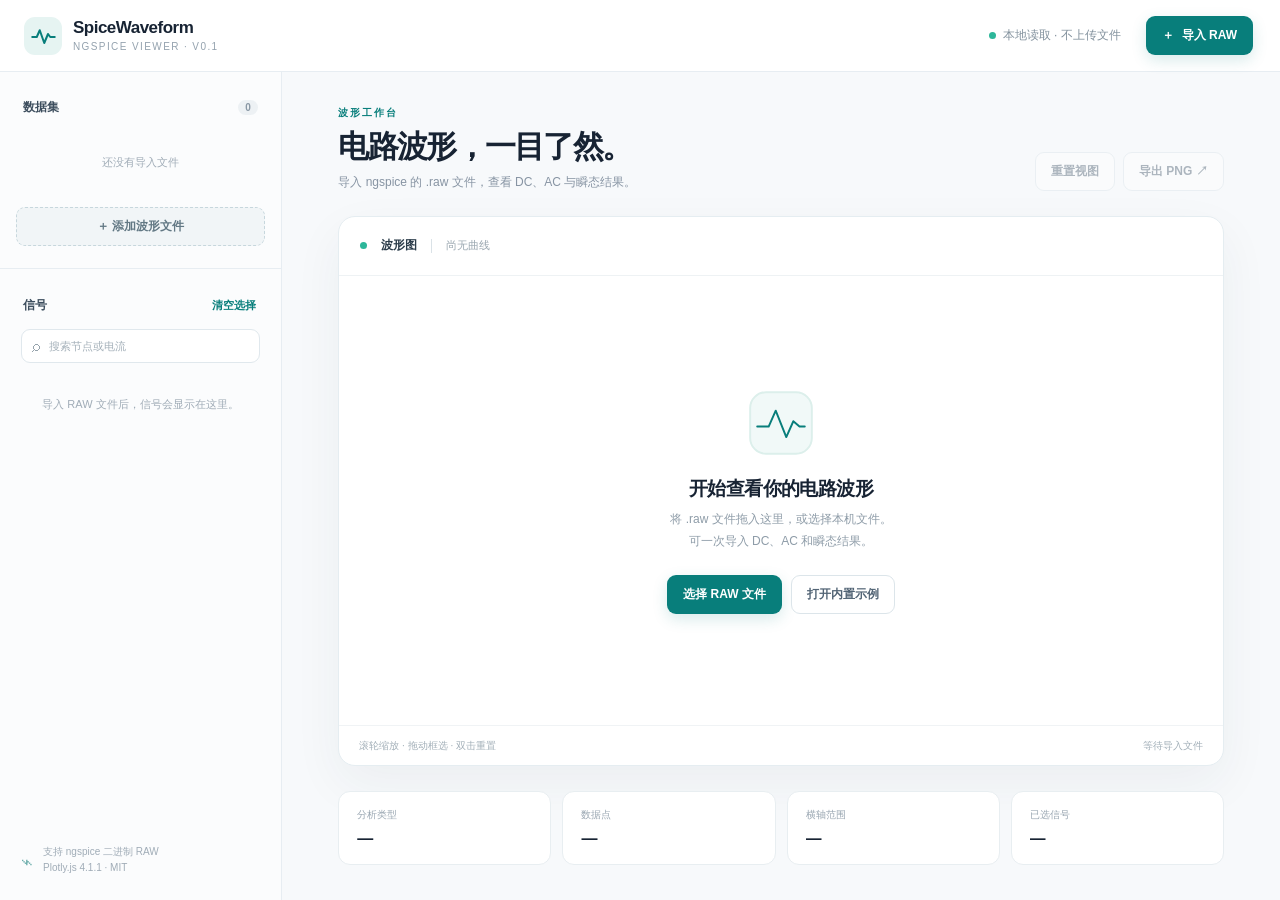
<file: SpiceWaveform/index.html>
<!doctype html>
<html lang="zh-CN">
<head>
  <meta charset="utf-8">
  <meta name="viewport" content="width=device-width, initial-scale=1">
  <meta name="color-scheme" content="light">
  <title>SpiceWaveform 0.1 · ngspice 波形查看器</title>
  <link rel="stylesheet" href="styles.css">
  <script defer src="plotly.min.js"></script>
  <script defer src="raw.js"></script>
  <script defer src="demo-data.js"></script>
  <script defer src="app.js"></script>
</head>
<body>
  <div class="app-shell" id="appShell">
    <header class="topbar">
      <div class="brand">
        <span class="brand-mark" aria-hidden="true"><svg viewBox="0 0 36 36"><path d="M3 20h6l4-9 6 17 5-12 3 4h6"/></svg></span>
        <div><strong>SpiceWaveform</strong><small>ngspice viewer · v0.1</small></div>
      </div>
      <div class="topbar-actions">
        <span class="privacy"><span class="privacy-dot"></span>本地读取 · 不上传文件</span>
        <button class="button button-primary" id="importTop" type="button"><span aria-hidden="true">＋</span> 导入 RAW</button>
      </div>
    </header>

    <aside class="sidebar">
      <div class="sidebar-section">
        <div class="section-heading"><span>数据集</span><span class="count" id="datasetCount">0</span></div>
        <div class="dataset-list" id="datasetList"></div>
        <button class="button button-quiet sidebar-import" id="importSide" type="button">＋ 添加波形文件</button>
      </div>

      <div class="sidebar-section signals-section">
        <div class="section-heading"><span>信号</span><button id="clearSignals" class="text-button" type="button">清空选择</button></div>
        <label class="search-field"><span aria-hidden="true">⌕</span><input id="signalSearch" type="search" placeholder="搜索节点或电流" autocomplete="off" aria-label="搜索信号"></label>
        <div class="signal-list" id="signalList"></div>
      </div>
      <div class="sidebar-footer"><span class="footer-icon">⌁</span><span>支持 ngspice 二进制 RAW<br>Plotly.js 4.1.1 · MIT</span></div>
    </aside>

    <main class="main">
      <section class="main-heading">
        <div><div class="eyebrow" id="analysisLabel">波形工作台</div><h1 id="viewTitle">电路波形，一目了然。</h1><p id="viewSubtitle">导入 ngspice 的 .raw 文件，查看 DC、AC 与瞬态结果。</p></div>
        <div class="heading-actions"><button class="button button-light" id="resetView" type="button" disabled>重置视图</button><button class="button button-light" id="exportPng" type="button" disabled>导出 PNG ↗</button></div>
      </section>

      <section class="workspace">
        <div class="workspace-toolbar"><div class="toolbar-left"><span class="live-dot"></span><strong id="plotTitle">波形图</strong><span class="toolbar-divider"></span><span id="seriesCount">尚无曲线</span></div><div class="toolbar-right"><label for="acMode" id="acModeLabel" hidden>AC 显示</label><select id="acMode" hidden><option value="db">增益 · dB</option><option value="magnitude">幅值 · V</option><option value="phase">相位 · °</option><option value="real">实部</option><option value="imag">虚部</option></select></div></div>
        <div class="plot-wrap"><div id="plot" aria-label="波形图"></div><div class="empty-state" id="emptyState"><div class="empty-icon" aria-hidden="true"><svg viewBox="0 0 84 84"><rect x="7" y="7" width="70" height="70" rx="18"/><path d="M15 46h13l8-18 12 30 8-18 7 6h6"/></svg></div><h2>开始查看你的电路波形</h2><p>将 .raw 文件拖入这里，或选择本机文件。<br>可一次导入 DC、AC 和瞬态结果。</p><div class="empty-actions"><button class="button button-primary" id="importEmpty" type="button">选择 RAW 文件</button><button class="button button-light" id="loadDemo" type="button">打开内置示例</button></div></div></div>
        <div class="plot-footer"><span>滚轮缩放 · 拖动框选 · 双击重置</span><span id="fileDetail">等待导入文件</span></div>
      </section>

      <section class="stats" aria-label="波形数据摘要"><div class="stat"><span>分析类型</span><strong id="statAnalysis">—</strong></div><div class="stat"><span>数据点</span><strong id="statPoints">—</strong></div><div class="stat"><span>横轴范围</span><strong id="statRange">—</strong></div><div class="stat"><span>已选信号</span><strong id="statSignals">—</strong></div></section>
    </main>
  </div>
  <input id="fileInput" type="file" accept=".raw,.RAW" multiple hidden>
  <div class="toast" id="toast" role="status" aria-live="polite"></div>
</body>
</html>
</file>
<file: SpiceWaveform/styles.css>
:root{--ink:#172333;--muted:#768396;--line:#e7edf2;--soft:#f5f8fa;--teal:#087e7b;--teal-dark:#006b68;--teal-light:#e9f7f5;--sidebar:#fbfcfd;--shadow:0 18px 50px rgba(30,55,75,.055)}
*{box-sizing:border-box}html,body{margin:0;min-height:100%;font-family:Inter,-apple-system,BlinkMacSystemFont,"Segoe UI","PingFang SC","Microsoft YaHei",sans-serif;color:var(--ink);background:#f7f9fb}button,input,select{font:inherit}button{cursor:pointer}button:disabled{cursor:default;opacity:.45}.app-shell{min-height:100vh;display:grid;grid-template-columns:282px minmax(0,1fr);grid-template-rows:72px minmax(0,1fr)}.topbar{grid-column:1/-1;display:flex;align-items:center;justify-content:space-between;padding:0 27px 0 24px;background:#fff;border-bottom:1px solid var(--line);z-index:2}.brand{display:flex;align-items:center;gap:11px}.brand-mark{width:38px;height:38px;background:#e6f4f2;border-radius:11px;display:grid;place-items:center}.brand-mark svg{width:27px;fill:none;stroke:var(--teal);stroke-width:2.7;stroke-linejoin:round;stroke-linecap:round}.brand strong{font-size:17px;letter-spacing:-.03em;display:block;line-height:1}.brand small{font-size:10px;letter-spacing:.14em;color:#94a2ae;text-transform:uppercase;margin-top:5px;display:block}.topbar-actions{display:flex;align-items:center;gap:25px}.privacy{font-size:12px;color:#82919d}.privacy-dot,.live-dot{display:inline-block;width:7px;height:7px;background:#2db79a;border-radius:50%;margin-right:7px}.button{border:1px solid transparent;display:inline-flex;gap:8px;align-items:center;justify-content:center;border-radius:9px;padding:10px 15px;font-weight:600;font-size:12px;transition:background .15s,border-color .15s,transform .15s;white-space:nowrap}.button:hover:not(:disabled){transform:translateY(-1px)}.button-primary{background:var(--teal);color:#fff;box-shadow:0 5px 15px rgba(8,126,123,.16)}.button-primary:hover:not(:disabled){background:var(--teal-dark)}.button-light{background:#fff;color:#526475;border-color:#dce5ea}.button-light:hover:not(:disabled){border-color:#abc8c7;color:var(--teal)}.button-quiet{background:#f1f5f7;border:1px dashed #c7d7dd;color:#627884}.button-quiet:hover{background:#e8f5f3;color:var(--teal)}.sidebar{grid-row:2;background:var(--sidebar);border-right:1px solid var(--line);display:flex;flex-direction:column;min-height:0}.sidebar-section{padding:27px 16px 22px;border-bottom:1px solid var(--line)}.section-heading{display:flex;align-items:center;justify-content:space-between;padding:0 7px 14px;color:#3c4d5d;font-size:12px;font-weight:700;letter-spacing:.02em}.count{border-radius:99px;background:#edf1f4;padding:2px 7px;color:#8a98a5;font-size:10px}.dataset-list{display:flex;flex-direction:column;gap:6px}.dataset-item{width:100%;border:1px solid transparent;background:transparent;text-align:left;padding:11px 10px;border-radius:11px;display:flex;gap:10px;align-items:center;color:var(--ink)}.dataset-item:hover{background:#f0f5f6}.dataset-item.active{background:var(--teal-light);border-color:#c8e9e4}.dataset-icon{width:36px;height:36px;flex:none;border-radius:9px;display:grid;place-items:center;font-size:12px;font-weight:800;color:#fff;background:#4a8d9d}.dataset-icon.ac{background:#5571bd}.dataset-icon.dc{background:#b2835e}.dataset-icon.tran{background:#138f88}.dataset-text{min-width:0;flex:1}.dataset-text strong{display:block;overflow:hidden;text-overflow:ellipsis;white-space:nowrap;font-size:12px;font-weight:650}.dataset-text small{display:block;color:#8593a0;font-size:10px;margin-top:4px}.sidebar-import{width:100%;margin-top:11px}.signals-section{flex:1;min-height:0;display:flex;flex-direction:column;border-bottom:0}.text-button{border:0;background:none;color:var(--teal);font-size:11px;padding:2px}.text-button:hover{text-decoration:underline}.search-field{display:flex;align-items:center;gap:7px;border:1px solid #e0e8ed;background:#fff;border-radius:9px;padding:7px 10px;margin:0 5px 9px;color:#96a3ac}.search-field:focus-within{border-color:#7dbdb7;box-shadow:0 0 0 3px rgba(8,126,123,.09)}.search-field input{border:0;background:none;outline:0;min-width:0;width:100%;font-size:11px;color:var(--ink)}.search-field input::placeholder{color:#a5b1ba}.signal-list{overflow:auto;min-height:0;padding:0 3px 10px;scrollbar-color:#d6e0e5 transparent;scrollbar-width:thin}.signal-item{display:flex;align-items:center;gap:10px;cursor:pointer;padding:9px 9px;border-radius:8px;font-size:11px;color:#4a5967}.signal-item:hover{background:#f0f5f6}.signal-item input{accent-color:var(--teal);width:14px;height:14px;margin:0;flex:none}.signal-item span{overflow:hidden;text-overflow:ellipsis;white-space:nowrap}.signal-item small{margin-left:auto;color:#98a6ae;font-size:9px}.signal-placeholder{color:#a0acb7;text-align:center;font-size:11px;line-height:1.6;padding:24px 8px}.sidebar-footer{display:flex;gap:10px;align-items:center;padding:16px 22px 22px;color:#a0acb7;font-size:10px;line-height:1.6}.footer-icon{font-size:22px;color:#6badab}.main{min-width:0;padding:34px clamp(22px,4.4vw,70px) 35px;display:flex;flex-direction:column;gap:25px}.main-heading{display:flex;align-items:flex-end;justify-content:space-between;gap:20px}.eyebrow{text-transform:uppercase;letter-spacing:.18em;color:var(--teal);font-size:10px;font-weight:800;margin-bottom:10px}.main h1{font-size:clamp(24px,2.4vw,35px);line-height:1.1;letter-spacing:-.055em;margin:0 0 10px;font-weight:740}.main-heading p{color:#8794a3;font-size:12px;margin:0}.heading-actions{display:flex;gap:8px}.workspace{min-height:500px;flex:1;background:#fff;border:1px solid #e5edf1;border-radius:17px;box-shadow:var(--shadow);overflow:hidden;display:flex;flex-direction:column}.workspace-toolbar{min-height:59px;border-bottom:1px solid #eef2f4;display:flex;align-items:center;justify-content:space-between;padding:0 21px;gap:15px}.toolbar-left,.toolbar-right{display:flex;align-items:center;gap:7px;font-size:11px;color:#9aa7b0}.toolbar-left strong{color:#2b3c4a;font-size:12px}.toolbar-divider{width:1px;height:14px;background:#dae2e7;margin:0 7px}.toolbar-right label{color:#7a8997;font-size:11px}.toolbar-right select{border:1px solid #e0e7eb;background:#fff;color:#3e5261;border-radius:7px;padding:6px 23px 6px 9px;font-size:11px}.plot-wrap{position:relative;flex:1;min-height:390px}.plot-wrap #plot{position:absolute;inset:0}.empty-state{position:absolute;inset:0;background:#fff;z-index:1;display:flex;align-items:center;justify-content:center;flex-direction:column;text-align:center;padding:20px}.empty-state[hidden]{display:none}.empty-icon{width:74px;height:74px}.empty-icon svg{width:100%;fill:#f1f9f8;stroke:var(--teal);stroke-width:2.2;stroke-linecap:round;stroke-linejoin:round}.empty-icon svg rect{stroke:#dcefeb}.empty-state h2{font-size:19px;letter-spacing:-.03em;margin:16px 0 7px}.empty-state p{font-size:12px;color:#8e9ca8;line-height:1.8;margin:0}.empty-actions{display:flex;gap:9px;margin-top:23px}.plot-footer{min-height:40px;border-top:1px solid #f0f3f5;display:flex;justify-content:space-between;align-items:center;padding:0 20px;color:#a2afb8;font-size:10px;gap:12px}.plot-footer span:last-child{overflow:hidden;white-space:nowrap;text-overflow:ellipsis}.stats{display:grid;grid-template-columns:repeat(4,minmax(0,1fr));gap:11px}.stat{background:#fff;border:1px solid #e8eef1;border-radius:12px;padding:16px 18px;min-width:0}.stat span{display:block;color:#9aa7b2;font-size:10px;margin-bottom:8px}.stat strong{display:block;font-size:16px;letter-spacing:-.035em;white-space:nowrap;overflow:hidden;text-overflow:ellipsis}.toast{position:fixed;right:25px;bottom:24px;padding:12px 16px;background:#1f3440;color:#fff;font-size:12px;border-radius:9px;box-shadow:0 14px 35px #21313e30;max-width:420px;z-index:10;opacity:0;transform:translateY(8px);pointer-events:none;transition:opacity .2s,transform .2s}.toast.show{opacity:1;transform:translateY(0)}.dragging .plot-wrap,.dragging .sidebar{outline:3px dashed #51aaa3;outline-offset:-6px;background:#f2fbfa}
@media(max-width:950px){.app-shell{grid-template-columns:230px minmax(0,1fr)}.main{padding:25px 22px}.privacy{display:none}.heading-actions{flex-wrap:wrap;justify-content:flex-end}.stats{grid-template-columns:repeat(2,minmax(0,1fr))}}@media(max-width:650px){.app-shell{display:flex;flex-direction:column}.topbar{min-height:67px;padding:0 15px}.sidebar{order:2;max-height:300px;border-right:0;border-top:1px solid var(--line)}.sidebar-section{padding:15px}.signals-section{min-height:180px}.sidebar-footer{display:none}.main{order:1;padding:20px 15px}.main-heading{align-items:flex-start;flex-direction:column}.workspace{min-height:430px}.plot-wrap{min-height:330px}.plot-footer span:first-child{display:none}.stats{gap:8px}.stat{padding:12px}.empty-actions{flex-direction:column}}
</file>
